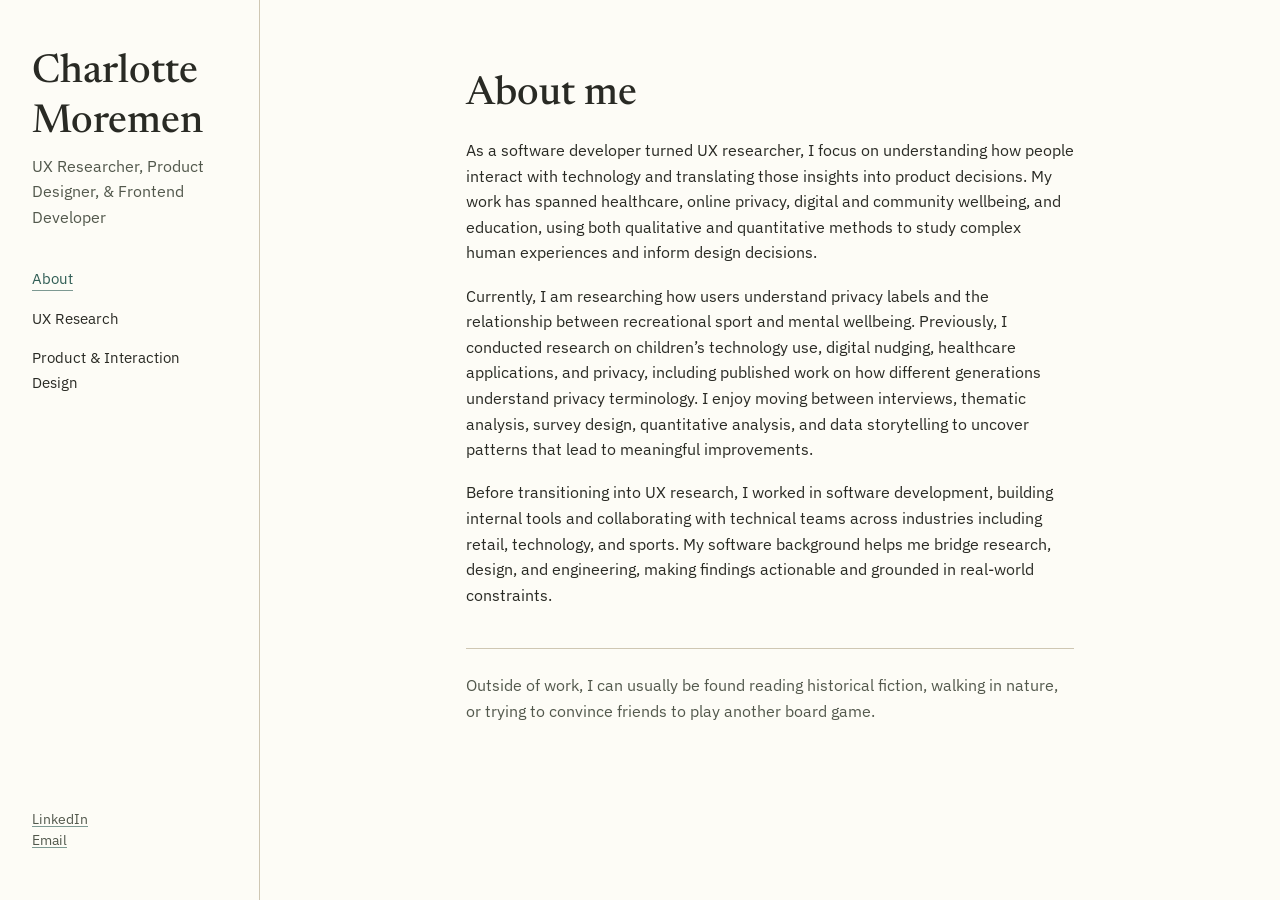
<file: index.html>
<!DOCTYPE html>
<html lang="en">
<head>
  <meta charset="UTF-8" />
  <meta name="viewport" content="width=device-width, initial-scale=1" />
  <title>About | Charlotte Moremen</title>
  <meta name="description" content="Charlotte Moremen — UX researcher and designer based in Dublin." />
  <link rel="preconnect" href="https://fonts.googleapis.com" />
  <link rel="preconnect" href="https://fonts.gstatic.com" crossorigin />
  <link href="https://fonts.googleapis.com/css2?family=Newsreader:ital,opsz,wght@0,6..72,400..500;1,6..72,400..500&family=IBM+Plex+Sans:wght@400;500&display=swap" rel="stylesheet" />
  <link rel="stylesheet" href="css/style.css" />
</head>
<body>
  <div class="shell">
    <aside class="sidebar">
      <div id="sidebar" data-base="." data-current="about"></div>
    </aside>
    <script src="js/sidebar.js"></script>

    <main class="about">
      <h1>About me</h1>

      <p>
        As a software developer turned UX researcher, I focus on understanding how people interact with
        technology and translating those insights into product decisions. My work has spanned healthcare,
        online privacy, digital and community wellbeing, and education, using both qualitative and
        quantitative methods to study complex human experiences and inform design decisions.
      </p>

      <p>
        Currently, I am researching how users understand privacy labels and the relationship between
        recreational sport and mental wellbeing. Previously, I conducted research on children&rsquo;s
        technology use, digital nudging, healthcare applications, and privacy, including published work
        on how different generations understand privacy terminology. I enjoy moving between interviews,
        thematic analysis, survey design, quantitative analysis, and data storytelling to uncover patterns
        that lead to meaningful improvements.
      </p>

      <p>
        Before transitioning into UX research, I worked in software development, building internal tools
        and collaborating with technical teams across industries including retail, technology, and sports.
        My software background helps me bridge research, design, and engineering, making findings
        actionable and grounded in real-world constraints.
      </p>

      <p class="signoff">
        Outside of work, I can usually be found reading historical fiction, walking in nature, or trying to
        convince friends to play another board game.
      </p>
    </main>
  </div>
</body>
</html>
</file>
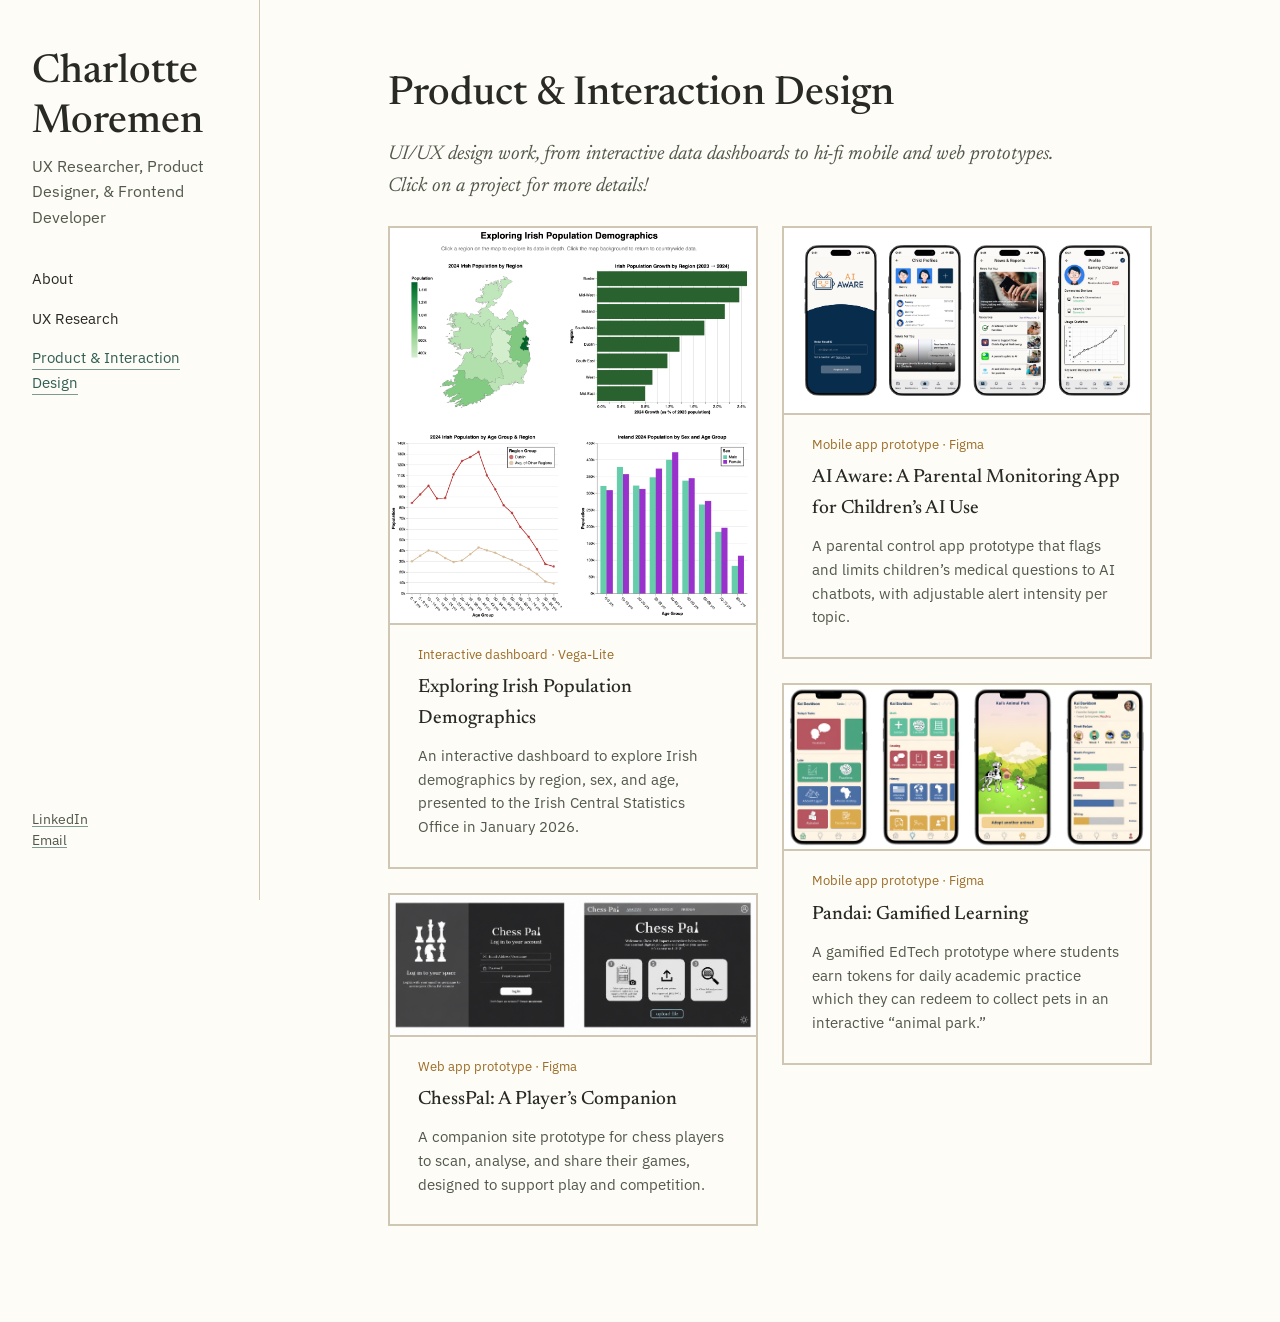
<file: design.html>
<!DOCTYPE html>
<html lang="en">

<head>
  <meta charset="UTF-8" />
  <meta name="viewport" content="width=device-width, initial-scale=1" />
  <title>Product &amp; Interaction Design | Charlotte Moremen</title>
  <meta name="description" content="Interface and interaction design projects by Charlotte Moremen." />
  <link rel="preconnect" href="https://fonts.googleapis.com" />
  <link rel="preconnect" href="https://fonts.gstatic.com" crossorigin />
  <link
    href="https://fonts.googleapis.com/css2?family=Newsreader:ital,opsz,wght@0,6..72,400..500;1,6..72,400..500&family=IBM+Plex+Sans:wght@400;500&display=swap"
    rel="stylesheet" />
  <link rel="stylesheet" href="css/style.css" />
</head>

<body>
  <div class="shell">
    <aside class="sidebar">
      <div id="sidebar" data-base="." data-current="design"></div>
    </aside>
    <script src="js/sidebar.js"></script>

    <main>
      <h1>Product &amp; Interaction Design</h1>
      <p class="intro">UI/UX design work, from interactive data dashboards to hi-fi mobile and web
        prototypes. Click on a project for more details!</p>

      <div class="card-grid">
        <a class="card" href="design/irish-demographics.html">
          <div class="card-media">
            <img src="images/CSODashboard.png"
              alt="Interactive dashboard showing Irish population demographics by region" />
          </div>
          <p class="tag">Interactive dashboard &middot; Vega-Lite</p>
          <h3>Exploring Irish Population Demographics</h3>
          <p class="excerpt">An interactive dashboard to explore Irish demographics by region, sex, and age, presented
            to the Irish Central Statistics Office in January 2026.</p>
        </a>

        <a class="card" href="design/chesspal.html">
          <div class="card-media">
            <img src="images/ChessPalStillEnhanced.png" alt="ChessPal interface for analyzing chess games" />
          </div>
          <p class="tag">Web app prototype &middot; Figma</p>
          <h3>ChessPal: A Player&rsquo;s Companion</h3>
          <p class="excerpt">A companion site prototype for chess players to scan, analyse, and share their games,
            designed
            to support play and competition.</p>
        </a>

          <a class="card" href="design/ai-aware.html">
          <div class="card-media">
            <img src="images/AIAwareStill.png" alt="AI Aware app screens showing parental monitoring settings" />
          </div>
          <p class="tag">Mobile app prototype &middot; Figma</p>
          <h3>AI Aware: A Parental Monitoring App for Children&rsquo;s AI Use</h3>
          <p class="excerpt">A parental control app prototype that flags and limits children&rsquo;s medical questions
            to AI
            chatbots, with adjustable alert intensity per topic.</p>
        </a>

        <a class="card" href="design/pandai.html">
          <div class="card-media">
            <img src="images/PandaiStill.png" alt="Pandai gamified learning app home and practice screens" />
          </div>
          <p class="tag">Mobile app prototype &middot; Figma</p>
          <h3>Pandai: Gamified Learning</h3>
          <p class="excerpt">A gamified EdTech prototype where students earn tokens for daily academic practice which
            they can redeem to collect
            pets in an interactive &ldquo;animal park.&rdquo;</p>
        </a>
      </div>
    </main>
  </div>
</body>

</html>
</file>
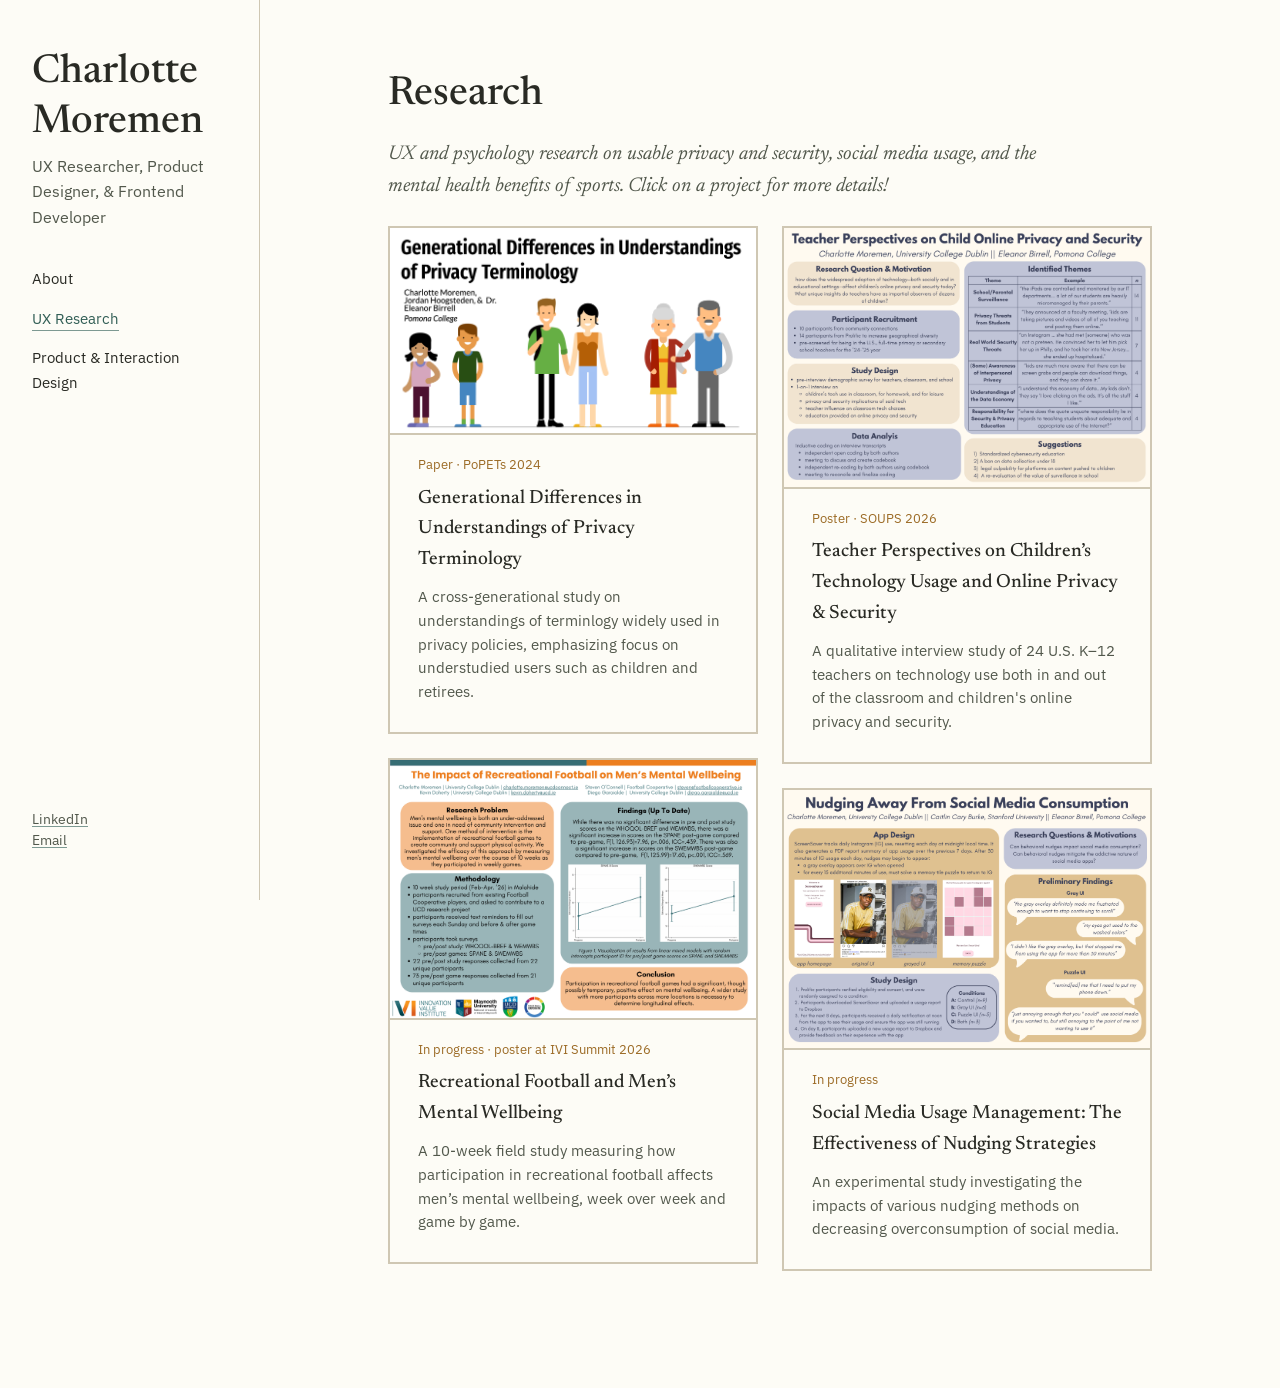
<file: research.html>
<!DOCTYPE html>
<html lang="en">

<head>
  <meta charset="UTF-8" />
  <meta name="viewport" content="width=device-width, initial-scale=1" />
  <title>Research | Charlotte Moremen</title>
  <meta name="description"
    content="Published and ongoing research by Charlotte Moremen on privacy, wellbeing, and technology." />
  <link rel="preconnect" href="https://fonts.googleapis.com" />
  <link rel="preconnect" href="https://fonts.gstatic.com" crossorigin />
  <link
    href="https://fonts.googleapis.com/css2?family=Newsreader:ital,opsz,wght@0,6..72,400..500;1,6..72,400..500&family=IBM+Plex+Sans:wght@400;500&display=swap"
    rel="stylesheet" />
  <link rel="stylesheet" href="css/style.css" />
</head>

<body>
  <div class="shell">
    <aside class="sidebar">
      <div id="sidebar" data-base="." data-current="research"></div>
    </aside>
    <script src="js/sidebar.js"></script>

    <main>
      <h1>Research</h1>
      <p class="intro">UX and psychology research on usable privacy and security, social media usage, and the mental
        health benefits of sports. Click on a project for more details! </p>

      <div class="card-grid">
        <a class="card" href="research/privacy-terminology.html">
          <div class="card-media">
            <img src="images/GenDifs.png" alt="Opening slide for the privacy terminology study" />
          </div>
          <p class="tag">Paper &middot; PoPETs 2024</p>
          <h3>Generational Differences in Understandings of Privacy Terminology</h3>
          <p class="excerpt"> A cross-generational study on understandings of terminlogy widely used in privacy
            policies, emphasizing focus on understudied users such as children and retirees.</p>
        </a>

        <a class="card" href="research/football-wellbeing.html">
          <div class="card-media">
            <img src="images/Football.png"
              alt="Poster presentation for the recreational football and men's mental wellbeing study" />
          </div>
          <p class="tag">In progress &middot; poster at IVI Summit 2026</p>
          <h3>Recreational Football and Men&rsquo;s Mental Wellbeing</h3>
          <p class="excerpt">A 10-week field study measuring how participation in recreational football affects
            men&rsquo;s mental wellbeing, week over week and game by game.</p>
        </a>

        <a class="card" href="research/teacher-perspectives.html">
          <div class="card-media">
            <img src="images/Teachers.png"
              alt="Poster presentation for the teacher perspectives on children's technology usage study" />
          </div>
          <p class="tag">Poster &middot; SOUPS 2026</p>
          <h3>Teacher Perspectives on Children&rsquo;s Technology Usage and Online Privacy &amp; Security</h3>
          <p class="excerpt">A qualitative interview study of 24 U.S. K&ndash;12 teachers on technology use both in and
            out of the classroom and children's online privacy and security.</p>
        </a>

        <a class="card" href="research/social-media-nudging.html">
          <div class="card-media">
            <img src="images/SocialMedia.png" alt="Poster for the social media nudging study" />
          </div>
          <p class="tag">In progress</p>
          <h3>Social Media Usage Management: The Effectiveness of Nudging Strategies</h3>
          <p class="excerpt">An experimental study investigating the impacts of various nudging methods on decreasing
            overconsumption of social media.</p>
        </a>
      </div>
    </main>
  </div>
</body>

</html>
</file>
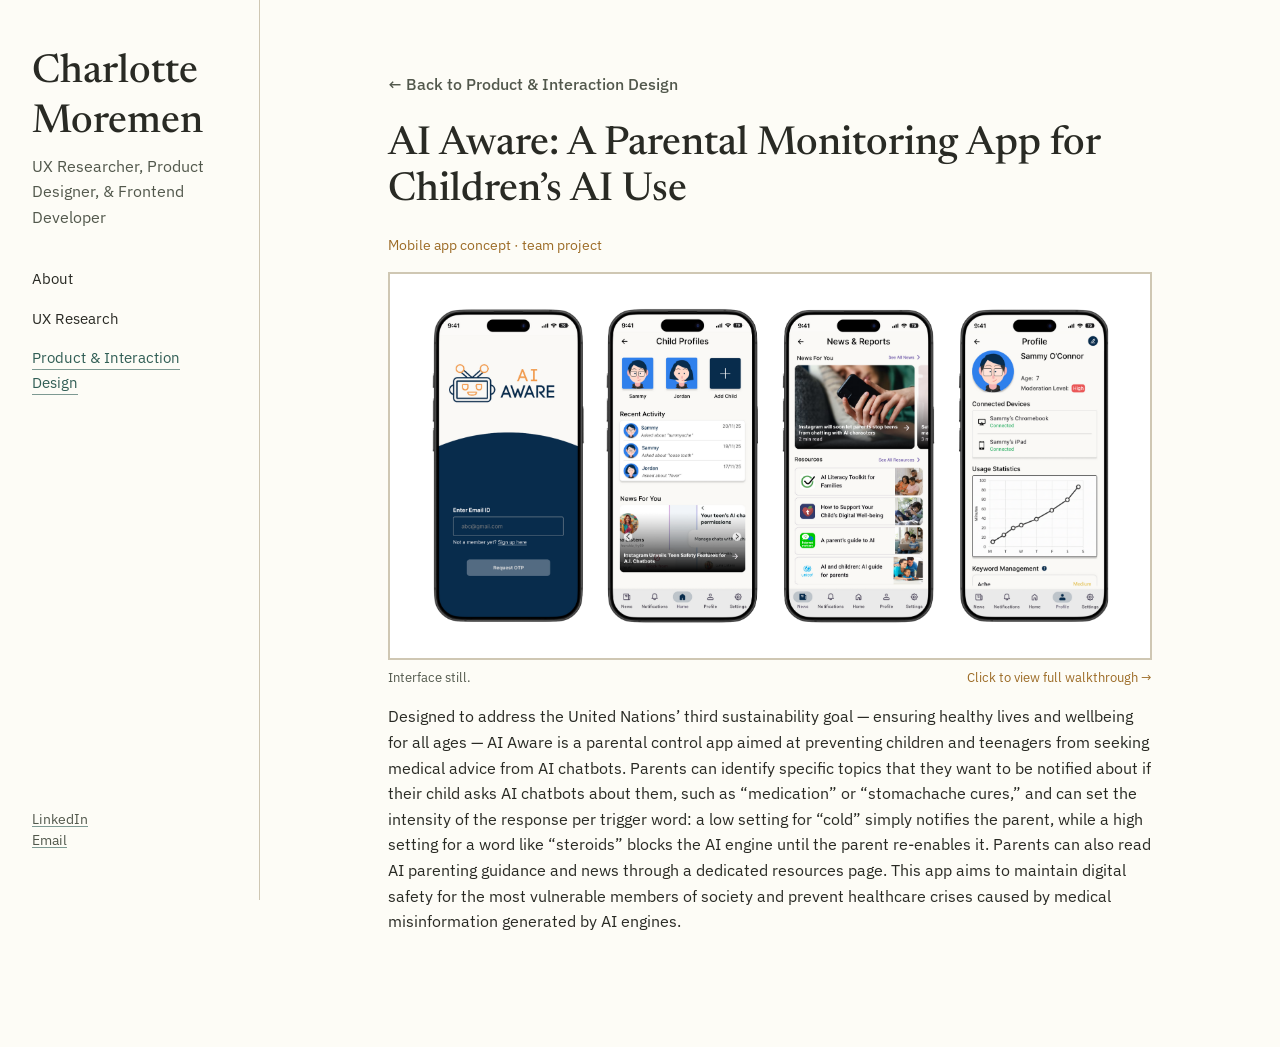
<file: design/ai-aware.html>
<!DOCTYPE html>
<html lang="en">

<head>
  <meta charset="UTF-8" />
  <meta name="viewport" content="width=device-width, initial-scale=1" />
  <title>AI Aware | Charlotte Moremen</title>
  <link rel="preconnect" href="https://fonts.googleapis.com" />
  <link rel="preconnect" href="https://fonts.gstatic.com" crossorigin />
  <link
    href="https://fonts.googleapis.com/css2?family=Newsreader:ital,opsz,wght@0,6..72,400..500;1,6..72,400..500&family=IBM+Plex+Sans:wght@400;500&display=swap"
    rel="stylesheet" />
  <link rel="stylesheet" href="../css/style.css" />
</head>

<body>
  <div class="shell">
    <aside class="sidebar">
      <div id="sidebar" data-base=".." data-current="design"></div>
    </aside>
    <script src="../js/sidebar.js"></script>

    <main class="detail">
      <a class="back-link" href="../design.html">&larr; Back to Product &amp; Interaction Design</a>
      <h1>AI Aware: A Parental Monitoring App for Children&rsquo;s AI Use</h1>
      <p class="venue">Mobile app concept &middot; team project</p>

      <figure class="media-swipe">
        <div class="media-swipe-track">
          <div class="media-slide">
            <img src="../images/AIAwareStill.png" alt="AI Aware app screens showing parental monitoring settings" />
          </div>
          <div class="media-slide">
            <video src="../images/AIAware.mp4" controls poster="../images/AIAwareStill.png"></video>
          </div>
        </div>
        <figcaption>
          <span class="caption-still">Interface still.</span>
          <span class="caption-video is-hidden">Prototype walkthrough.</span>
          <button class="swipe-hint swipe-hint-forward" type="button">Click to view full walkthrough &rarr;</button>
          <button class="swipe-hint swipe-hint-back is-hidden" type="button">&larr; Click to return to still</button>
        </figcaption>
      </figure>

      <p>
        Designed to address the United Nations&rsquo; third sustainability goal &mdash; ensuring healthy
        lives and wellbeing for all ages &mdash; AI Aware is a parental control app aimed at preventing
        children and teenagers from seeking medical advice from AI chatbots. Parents can identify specific topics that
        they want to be notified
        about if their child asks AI chatbots about them, such as &ldquo;medication&rdquo; or &ldquo;stomachache
        cures,&rdquo;
        and can set the intensity of the response per trigger word: a low setting for &ldquo;cold&rdquo;
        simply notifies the parent, while a high setting for a word like &ldquo;steroids&rdquo; blocks
        the AI engine until the parent re-enables it. Parents can also read AI parenting guidance and
        news through a dedicated resources page. This app aims to maintain digital safety for
        the most vulnerable members of society and prevent healthcare crises caused by medical misinformation
        generated by AI engines.

      </p>
    </main>
  </div>
  <script src="../js/media-swipe.js" defer></script>
</body>

</html>
</file>
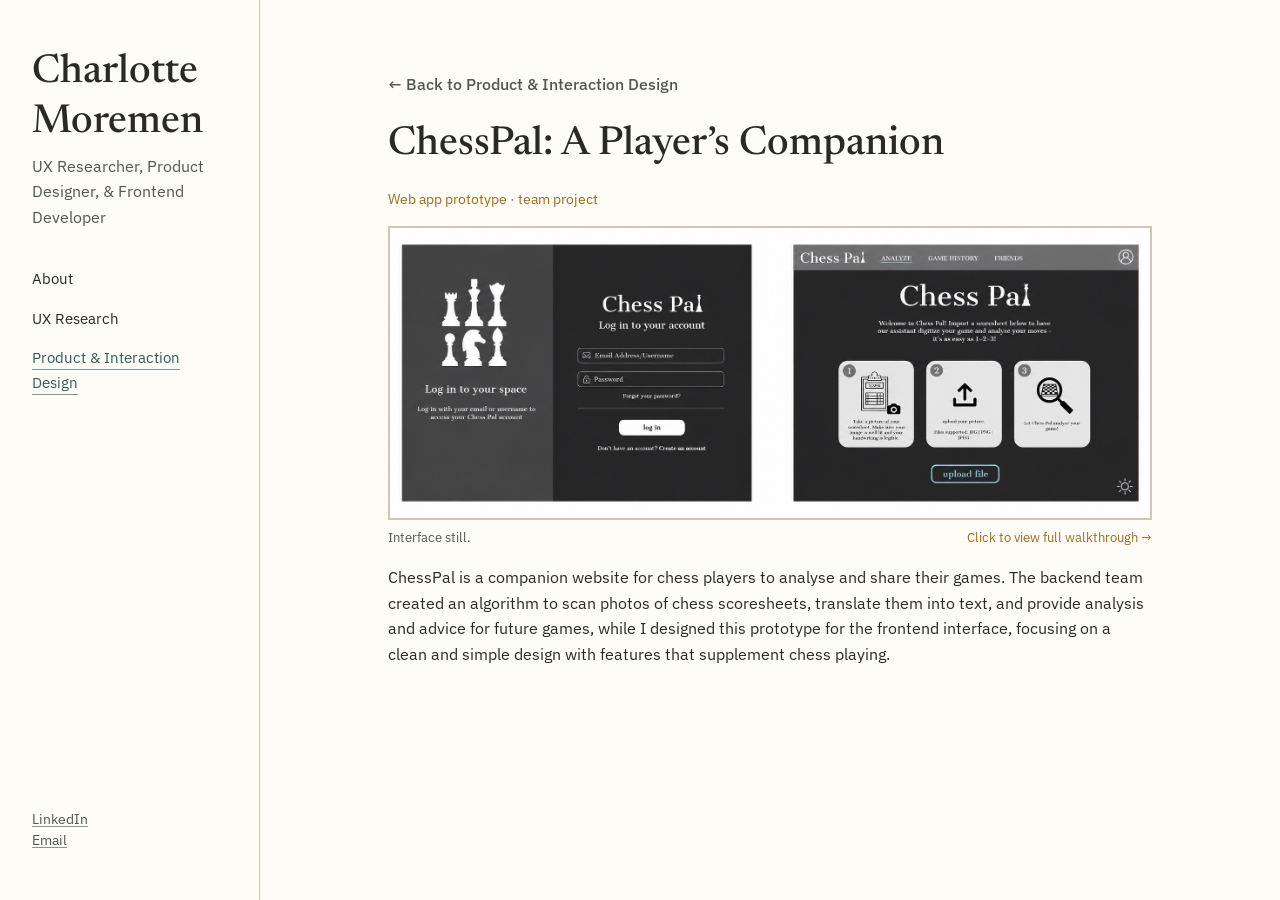
<file: design/chesspal.html>
<!DOCTYPE html>
<html lang="en">

<head>
  <meta charset="UTF-8" />
  <meta name="viewport" content="width=device-width, initial-scale=1" />
  <title>ChessPal | Charlotte Moremen</title>
  <link rel="preconnect" href="https://fonts.googleapis.com" />
  <link rel="preconnect" href="https://fonts.gstatic.com" crossorigin />
  <link
    href="https://fonts.googleapis.com/css2?family=Newsreader:ital,opsz,wght@0,6..72,400..500;1,6..72,400..500&family=IBM+Plex+Sans:wght@400;500&display=swap"
    rel="stylesheet" />
  <link rel="stylesheet" href="../css/style.css" />
</head>

<body>
  <div class="shell">
    <aside class="sidebar">
      <div id="sidebar" data-base=".." data-current="design"></div>
    </aside>
    <script src="../js/sidebar.js"></script>

    <main class="detail">
      <a class="back-link" href="../design.html">&larr; Back to Product &amp; Interaction Design</a>
      <h1>ChessPal: A Player&rsquo;s Companion</h1>
      <p class="venue">Web app prototype &middot; team project</p>

      <figure class="media-swipe">
        <div class="media-swipe-track">
          <div class="media-slide">
            <img src="../images/ChessPalStillEnhanced.png" alt="ChessPal interface for analyzing chess games" />
          </div>
          <div class="media-slide">
            <video src="../images/ChessPal.mp4" controls poster="../images/ChessPalStillEnhanced.png"></video>
          </div>
        </div>
        <figcaption>
          <span class="caption-still">Interface still.</span>
          <span class="caption-video is-hidden">Prototype walkthrough.</span>
          <button class="swipe-hint swipe-hint-forward" type="button">Click to view full walkthrough &rarr;</button>
          <button class="swipe-hint swipe-hint-back is-hidden" type="button">&larr; Click to return to still</button>
        </figcaption>
      </figure>

      <p>
        ChessPal is a companion website for chess players to analyse and share their games. The backend team created an
        algorithm to scan photos of chess scoresheets, translate them into text, and provide analysis and advice for
        future games, while I designed this prototype for the frontend interface, focusing on a clean and simple design
        with features that supplement chess playing.
      </p>
    </main>
  </div>
  <script src="../js/media-swipe.js" defer></script>
</body>

</html>
</file>
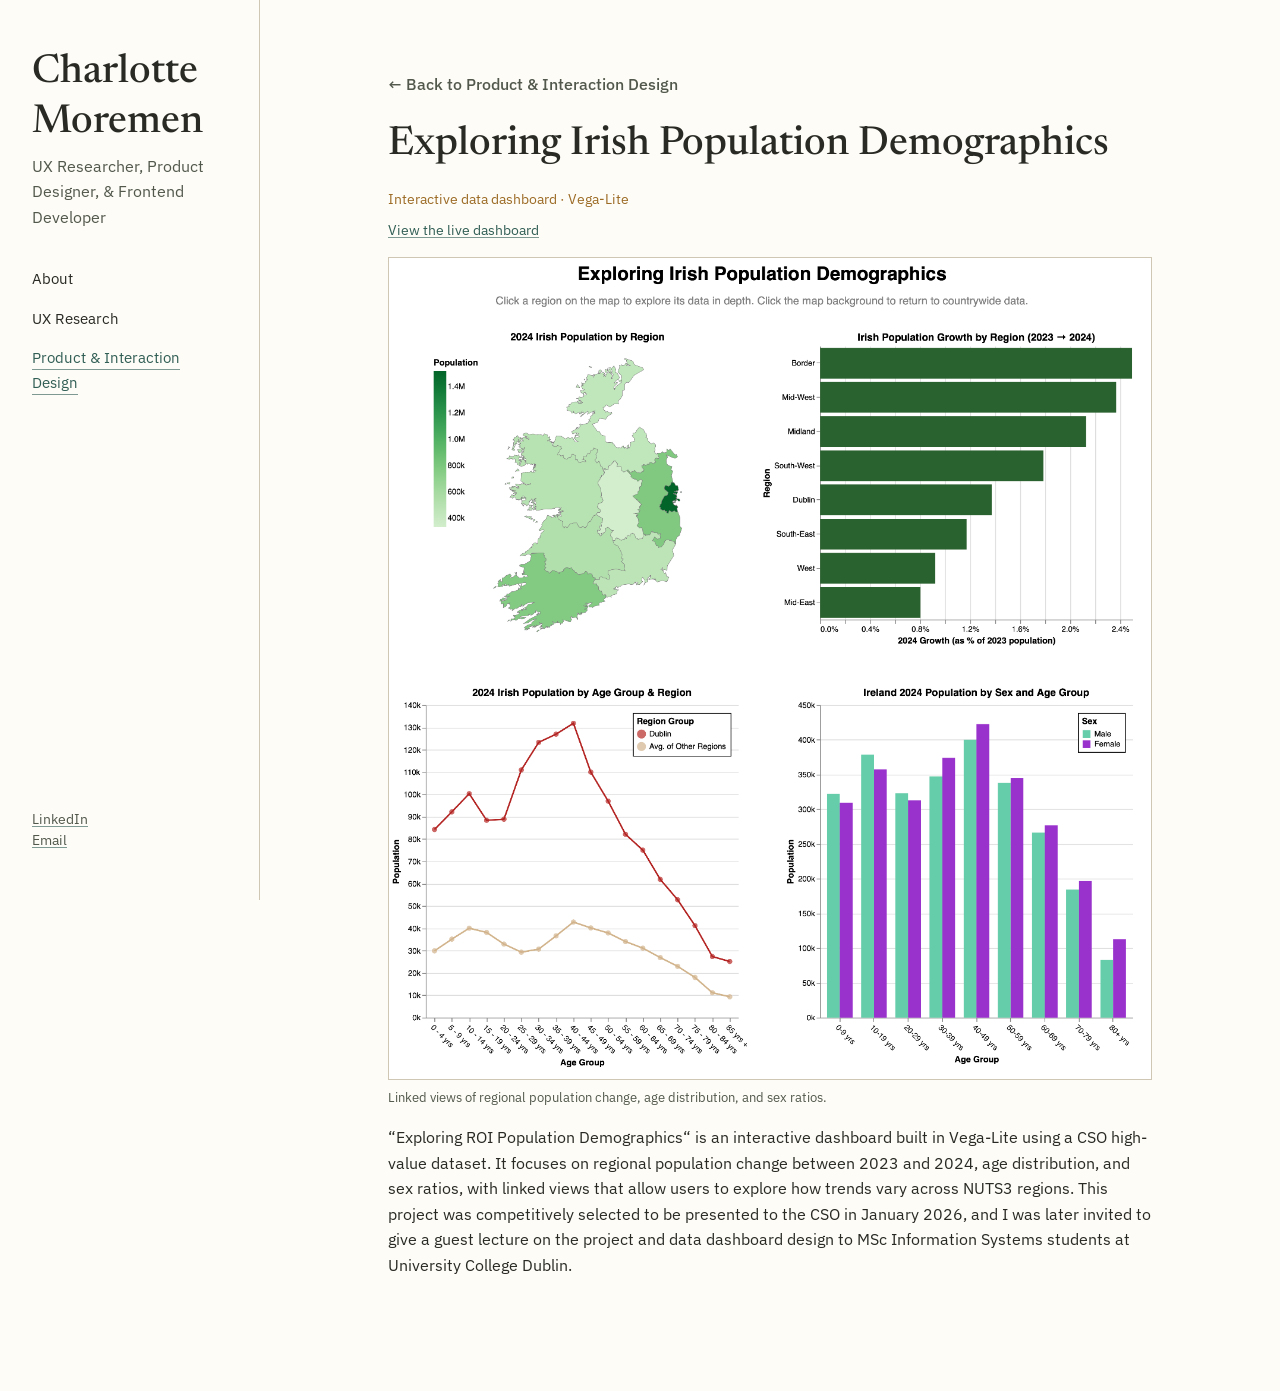
<file: design/irish-demographics.html>
<!DOCTYPE html>
<html lang="en">

<head>
  <meta charset="UTF-8" />
  <meta name="viewport" content="width=device-width, initial-scale=1" />
  <title>Exploring Irish Population Demographics | Charlotte Moremen</title>
  <link rel="preconnect" href="https://fonts.googleapis.com" />
  <link rel="preconnect" href="https://fonts.gstatic.com" crossorigin />
  <link
    href="https://fonts.googleapis.com/css2?family=Newsreader:ital,opsz,wght@0,6..72,400..500;1,6..72,400..500&family=IBM+Plex+Sans:wght@400;500&display=swap"
    rel="stylesheet" />
  <link rel="stylesheet" href="../css/style.css" />
</head>

<body>
  <div class="shell">
    <aside class="sidebar">
      <div id="sidebar" data-base=".." data-current="design"></div>
    </aside>
    <script src="../js/sidebar.js"></script>

    <main class="detail">
      <a class="back-link" href="../design.html">&larr; Back to Product &amp; Interaction Design</a>
      <h1>Exploring Irish Population Demographics</h1>
      <p class="venue">Interactive data dashboard &middot; Vega-Lite</p>
      <p class="links">
        <a href="https://charlottemoremen.github.io/ExploringIrishPopulationDemographics/">View the live dashboard</a>
      </p>

      <figure>
        <img src="../images/CSODashboard.png"
          alt="Interactive dashboard showing Irish population demographics by region" />
        <figcaption>Linked views of regional population change, age distribution, and sex ratios.</figcaption>
      </figure>

      <p>
        &ldquo;Exploring ROI Population Demographics&ldquo; is an interactive dashboard built in Vega-Lite using a CSO
        high-value dataset. It focuses on regional population change between 2023 and 2024, age distribution, and sex ratios, with
        linked views that allow users to explore how trends vary across NUTS3 regions. This project was competitively
        selected to be presented to the CSO in January 2026, and I was later invited to give a guest lecture on the
        project and data dashboard design to MSc Information Systems students at University College Dublin.
      </p>
    </main>
  </div>
</body>

</html>
</file>
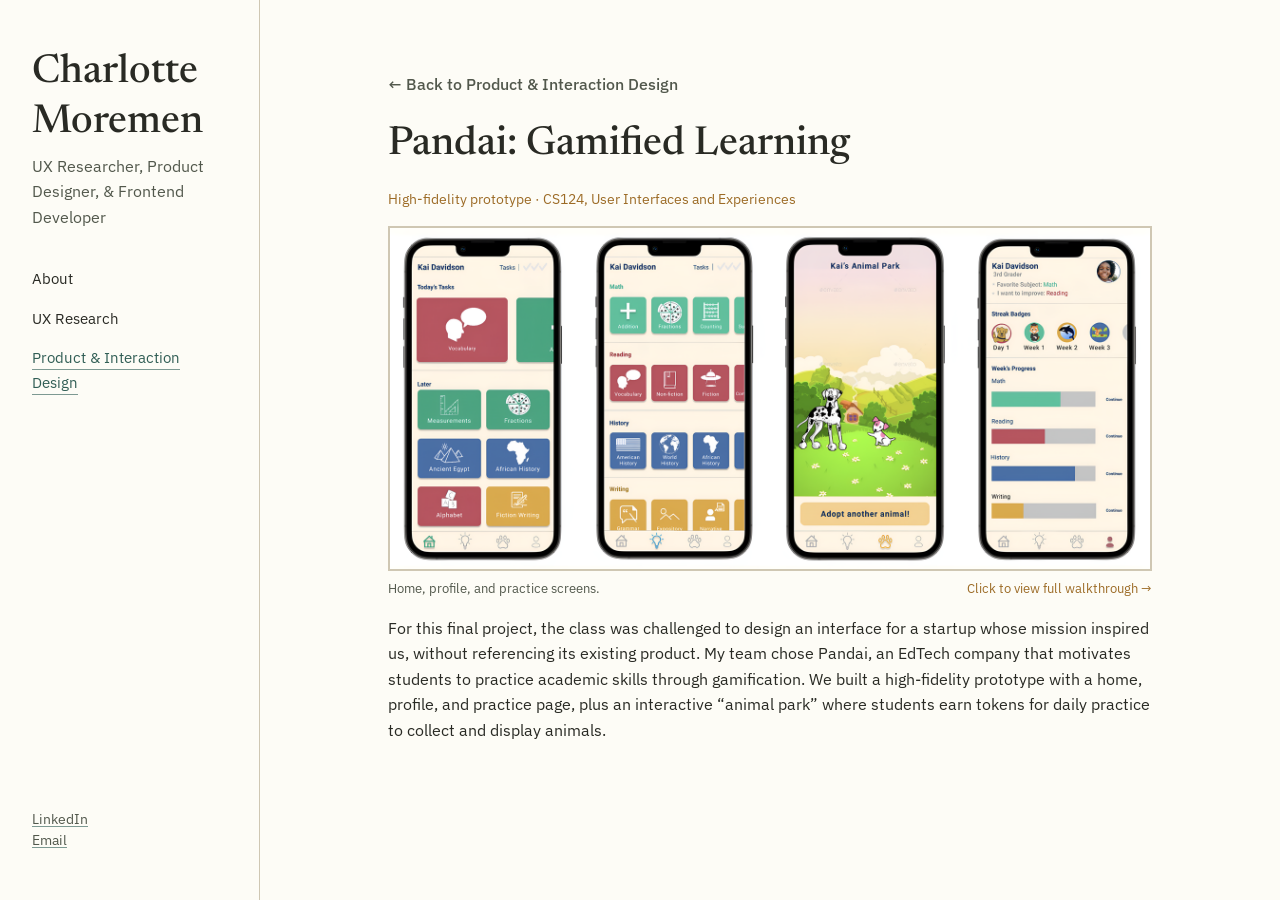
<file: design/pandai.html>
<!DOCTYPE html>
<html lang="en">
<head>
  <meta charset="UTF-8" />
  <meta name="viewport" content="width=device-width, initial-scale=1" />
  <title>Pandai | Charlotte Moremen</title>
  <link rel="preconnect" href="https://fonts.googleapis.com" />
  <link rel="preconnect" href="https://fonts.gstatic.com" crossorigin />
  <link href="https://fonts.googleapis.com/css2?family=Newsreader:ital,opsz,wght@0,6..72,400..500;1,6..72,400..500&family=IBM+Plex+Sans:wght@400;500&display=swap" rel="stylesheet" />
  <link rel="stylesheet" href="../css/style.css" />
</head>
<body>
  <div class="shell">
    <aside class="sidebar">
      <div id="sidebar" data-base=".." data-current="design"></div>
    </aside>
    <script src="../js/sidebar.js"></script>

    <main class="detail">
      <a class="back-link" href="../design.html">&larr; Back to Product &amp; Interaction Design</a>
      <h1>Pandai: Gamified Learning</h1>
      <p class="venue">High-fidelity prototype &middot; CS124, User Interfaces and Experiences</p>

      <figure class="media-swipe">
        <div class="media-swipe-track">
          <div class="media-slide">
            <img src="../images/PandaiStill.png" alt="Pandai gamified learning app home and practice screens" />
          </div>
          <div class="media-slide">
            <video src="../images/Pandai.mp4" controls poster="../images/PandaiStill.png"></video>
          </div>
        </div>
       <figcaption>
          <span class="caption-still">Home, profile, and practice screens.</span>
          <span class="caption-video is-hidden">Prototype walkthrough.</span>
          <button class="swipe-hint swipe-hint-forward" type="button">Click to view full walkthrough &rarr;</button>
          <button class="swipe-hint swipe-hint-back is-hidden" type="button">&larr; Click to return to still</button>
        </figcaption>
      </figure>

      <p>
        For this final project, the class was challenged to design an interface for a startup whose
        mission inspired us, without referencing its existing product. My team chose Pandai, an EdTech
        company that motivates students to practice academic skills through gamification. We built a
        high-fidelity prototype with a home, profile, and practice page, plus an interactive &ldquo;animal
        park&rdquo; where students earn tokens for daily practice to collect and display animals.
      </p>
    </main>
  </div>
  <script src="../js/media-swipe.js" defer></script>
</body>
</html>
</file>
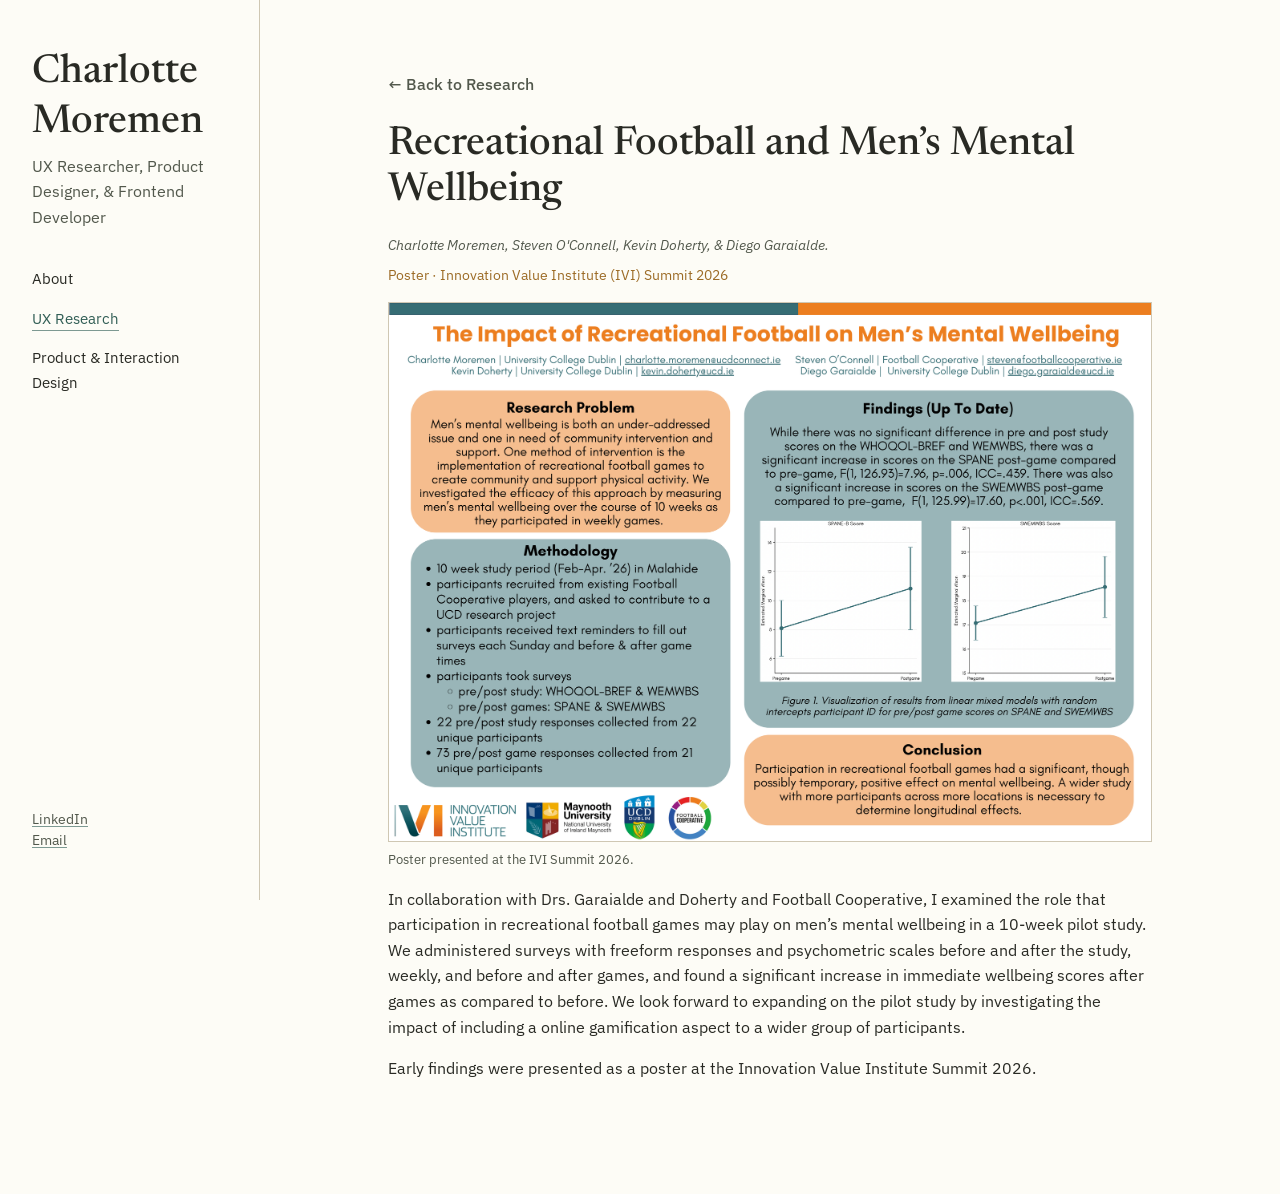
<file: research/football-wellbeing.html>
<!DOCTYPE html>
<html lang="en">

<head>
  <meta charset="UTF-8" />
  <meta name="viewport" content="width=device-width, initial-scale=1" />
  <title>Recreational Football and Men's Mental Wellbeing | Charlotte Moremen</title>
  <link rel="preconnect" href="https://fonts.googleapis.com" />
  <link rel="preconnect" href="https://fonts.gstatic.com" crossorigin />
  <link
    href="https://fonts.googleapis.com/css2?family=Newsreader:ital,opsz,wght@0,6..72,400..500;1,6..72,400..500&family=IBM+Plex+Sans:wght@400;500&display=swap"
    rel="stylesheet" />
  <link rel="stylesheet" href="../css/style.css" />
</head>

<body>
  <div class="shell">
    <aside class="sidebar">
      <div id="sidebar" data-base=".." data-current="research"></div>
    </aside>
    <script src="../js/sidebar.js"></script>

    <main class="detail">
      <a class="back-link" href="../research.html">&larr; Back to Research</a>
      <h1>Recreational Football and Men&rsquo;s Mental Wellbeing</h1>
      <p class="byline">Charlotte Moremen, Steven O'Connell, Kevin Doherty, &amp; Diego Garaialde.</p>
      <p class="venue">Poster &middot; Innovation Value Institute (IVI) Summit 2026</p>

      <figure>
        <img src="../images/Football.png"
          alt="Poster presentation for the recreational football and men's mental wellbeing study" />
        <figcaption>Poster presented at the IVI Summit 2026.</figcaption>
      </figure>

      <p>
        In collaboration with Drs. Garaialde and Doherty and Football Cooperative, I examined the role that
        participation in recreational football games may play on men’s mental wellbeing
        in a 10-week pilot study. We administered surveys with freeform responses and psychometric
        scales before and after the study, weekly, and before and after games, and found a significant increase in
        immediate wellbeing scores after games as compared to before. We look forward to expanding on the pilot study by
        investigating the impact of including a online gamification aspect to a wider group of participants. 
      </p>
      <p>
        Early findings were presented as a poster at the Innovation Value Institute Summit 2026.
      </p>
    </main>
  </div>
</body>

</html>
</file>
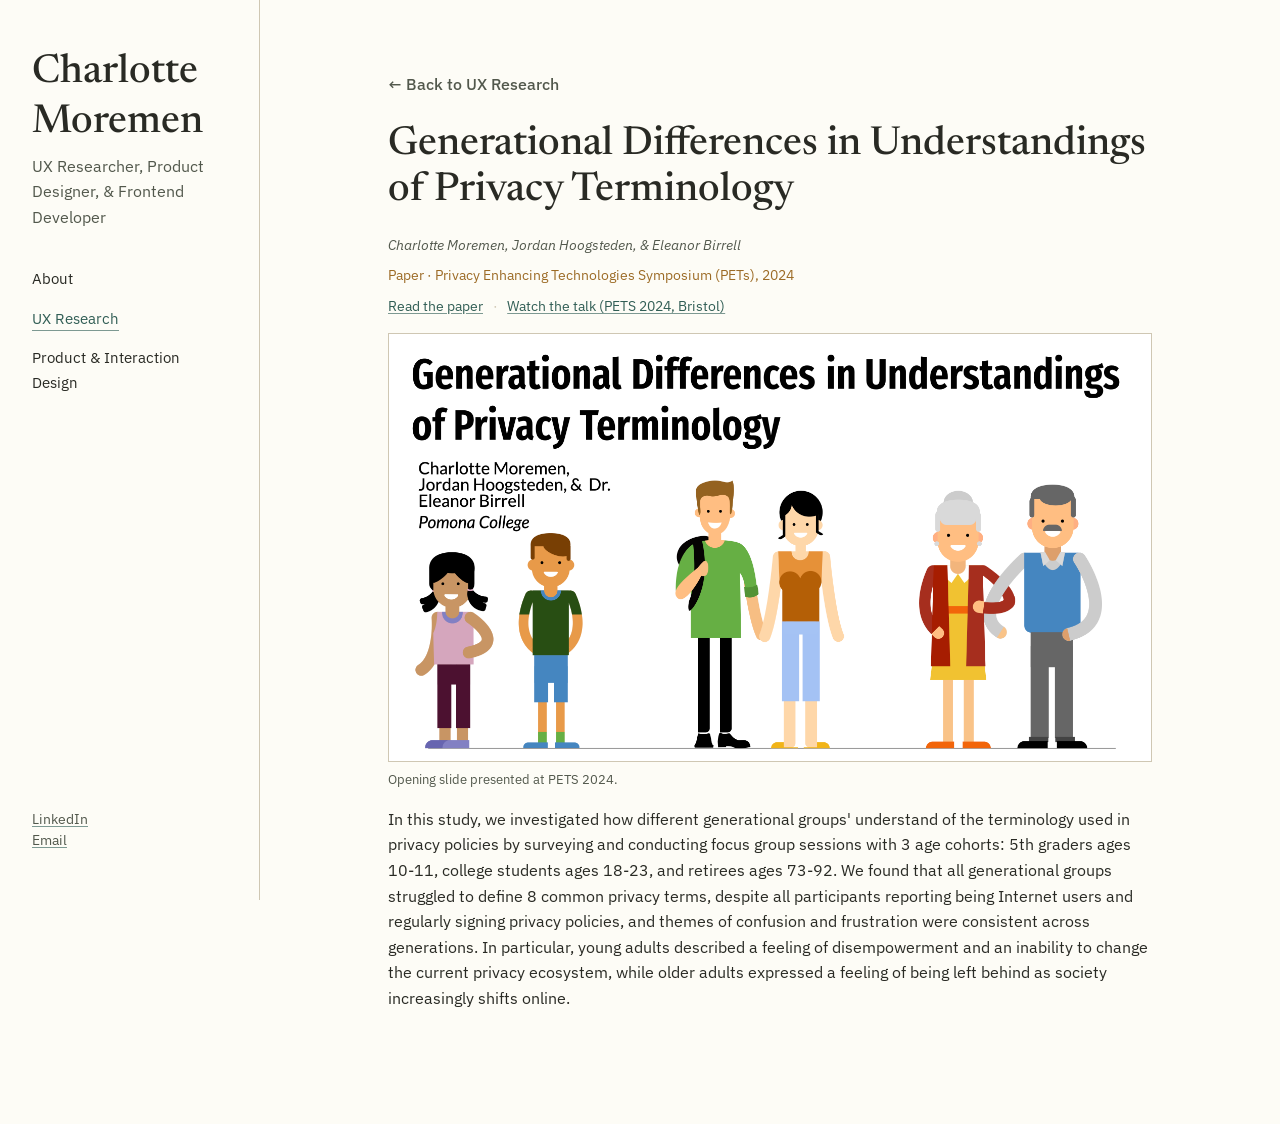
<file: research/privacy-terminology.html>
<!DOCTYPE html>
<html lang="en">

<head>
  <meta charset="UTF-8" />
  <meta name="viewport" content="width=device-width, initial-scale=1" />
  <title>Generational Differences in Understandings of Privacy Terminology | Charlotte Moremen</title>
  <link rel="preconnect" href="https://fonts.googleapis.com" />
  <link rel="preconnect" href="https://fonts.gstatic.com" crossorigin />
  <link
    href="https://fonts.googleapis.com/css2?family=Newsreader:ital,opsz,wght@0,6..72,400..500;1,6..72,400..500&family=IBM+Plex+Sans:wght@400;500&display=swap"
    rel="stylesheet" />
  <link rel="stylesheet" href="../css/style.css" />
</head>

<body>
  <div class="shell">
    <aside class="sidebar">
      <div id="sidebar" data-base=".." data-current="research"></div>
    </aside>
    <script src="../js/sidebar.js"></script>

    <main class="detail">
      <a class="back-link" href="../research.html">&larr; Back to UX Research</a>
      <h1>Generational Differences in Understandings of Privacy Terminology</h1>
      <p class="byline">Charlotte Moremen, Jordan Hoogsteden, &amp; Eleanor Birrell</p>
      <p class="venue">Paper &middot; Privacy Enhancing Technologies Symposium (PETs), 2024</p>
       <p class="links">
        <a href="https://doi.org/10.56553/popets-2024-0094">Read the paper</a>
        <span class="sep" aria-hidden="true">&middot;</span>
        <a href="https://www.youtube.com/watch?v=rzDXZ8TH-8k&t=28867s">Watch the talk (PETS 2024, Bristol)</a>
      </p>
         <figure>
        <img src="../images/GenDifs.png"
          alt="Opening slide for the privacy terminology study" />
        <figcaption>Opening slide presented at PETS 2024.</figcaption>
      </figure>

    

      <p>
        In this study, we investigated how different generational groups' understand of the terminology used in privacy
        policies by surveying and conducting focus group sessions with 3 age cohorts: 5th graders ages 10-11, college
        students ages 18-23, and retirees ages 73-92. We found that all generational groups struggled to define 8 common
        privacy terms, despite all participants reporting being Internet users and regularly signing privacy policies,
        and themes of confusion and frustration were consistent across generations. In particular, young adults
        described a feeling of disempowerment and an inability to change the current privacy ecosystem, while older
        adults expressed a feeling of being left behind as society increasingly shifts online.
      </p>
    </main>
  </div>
</body>

</html>
</file>
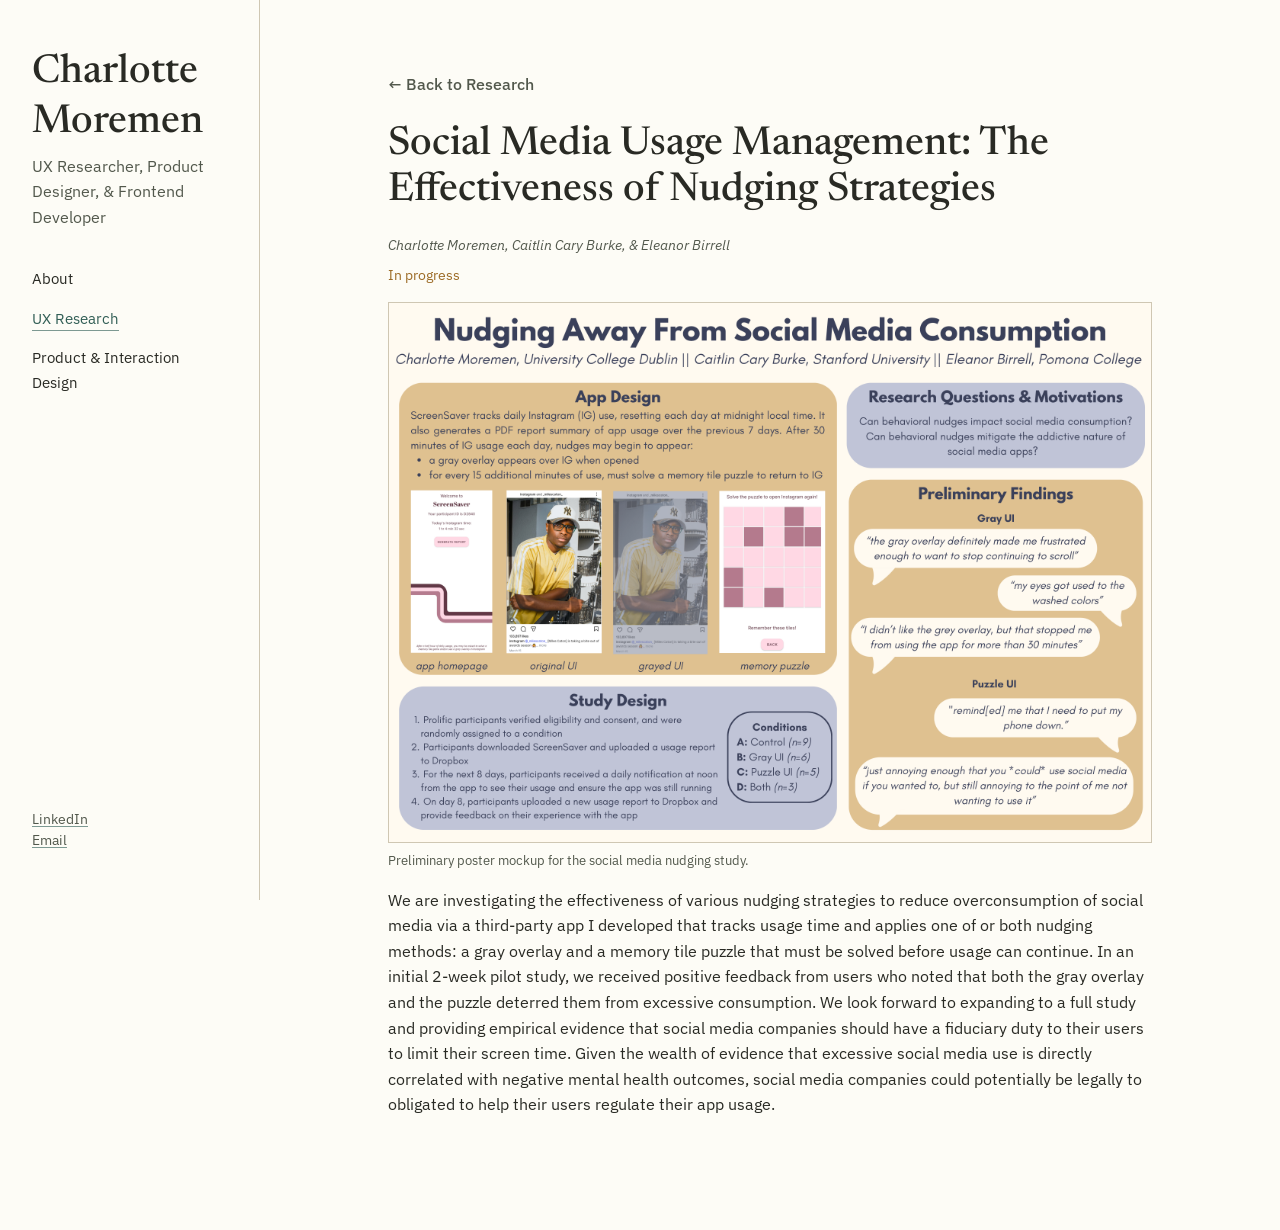
<file: research/social-media-nudging.html>
<!DOCTYPE html>
<html lang="en">

<head>
  <meta charset="UTF-8" />
  <meta name="viewport" content="width=device-width, initial-scale=1" />
  <title>Social Media Usage Management: Effectiveness of Nudging Strategies | Charlotte Moremen</title>
  <link rel="preconnect" href="https://fonts.googleapis.com" />
  <link rel="preconnect" href="https://fonts.gstatic.com" crossorigin />
  <link
    href="https://fonts.googleapis.com/css2?family=Newsreader:ital,opsz,wght@0,6..72,400..500;1,6..72,400..500&family=IBM+Plex+Sans:wght@400;500&display=swap"
    rel="stylesheet" />
  <link rel="stylesheet" href="../css/style.css" />
</head>

<body>
  <div class="shell">
    <aside class="sidebar">
      <div id="sidebar" data-base=".." data-current="research"></div>
    </aside>
    <script src="../js/sidebar.js"></script>

    <main class="detail">
      <a class="back-link" href="../research.html">&larr; Back to Research</a>
      <h1>Social Media Usage Management: The Effectiveness of Nudging Strategies</h1>
      <p class="byline">Charlotte Moremen, Caitlin Cary Burke, &amp; Eleanor Birrell</p>
      <p class="venue">In progress</p>
      <figure>
        <img src="../images/SocialMedia.png" alt="Poster mockup for the social media nudging study" />
        <figcaption>Preliminary poster mockup for the social media nudging study.</figcaption>
      </figure>
      <p>
        We are investigating the effectiveness of various nudging strategies to reduce overconsumption of social media
        via a third-party app I developed that tracks usage time and applies one of or both nudging methods: a gray
        overlay and a memory tile puzzle that must be solved before usage can continue. In an initial 2-week pilot study,
        we received positive feedback from users who noted that both the gray overlay and the puzzle deterred them from
        excessive consumption. We look forward to expanding to a full study and providing empirical evidence that social
        media companies should have a fiduciary duty to their users to limit their screen time. Given the
        wealth of evidence that excessive social media use is directly correlated with negative mental health outcomes,
        social media companies could potentially be legally to obligated to help their users regulate their app usage.
      </p>
    </main>
  </div>
</body>

</html>
</file>
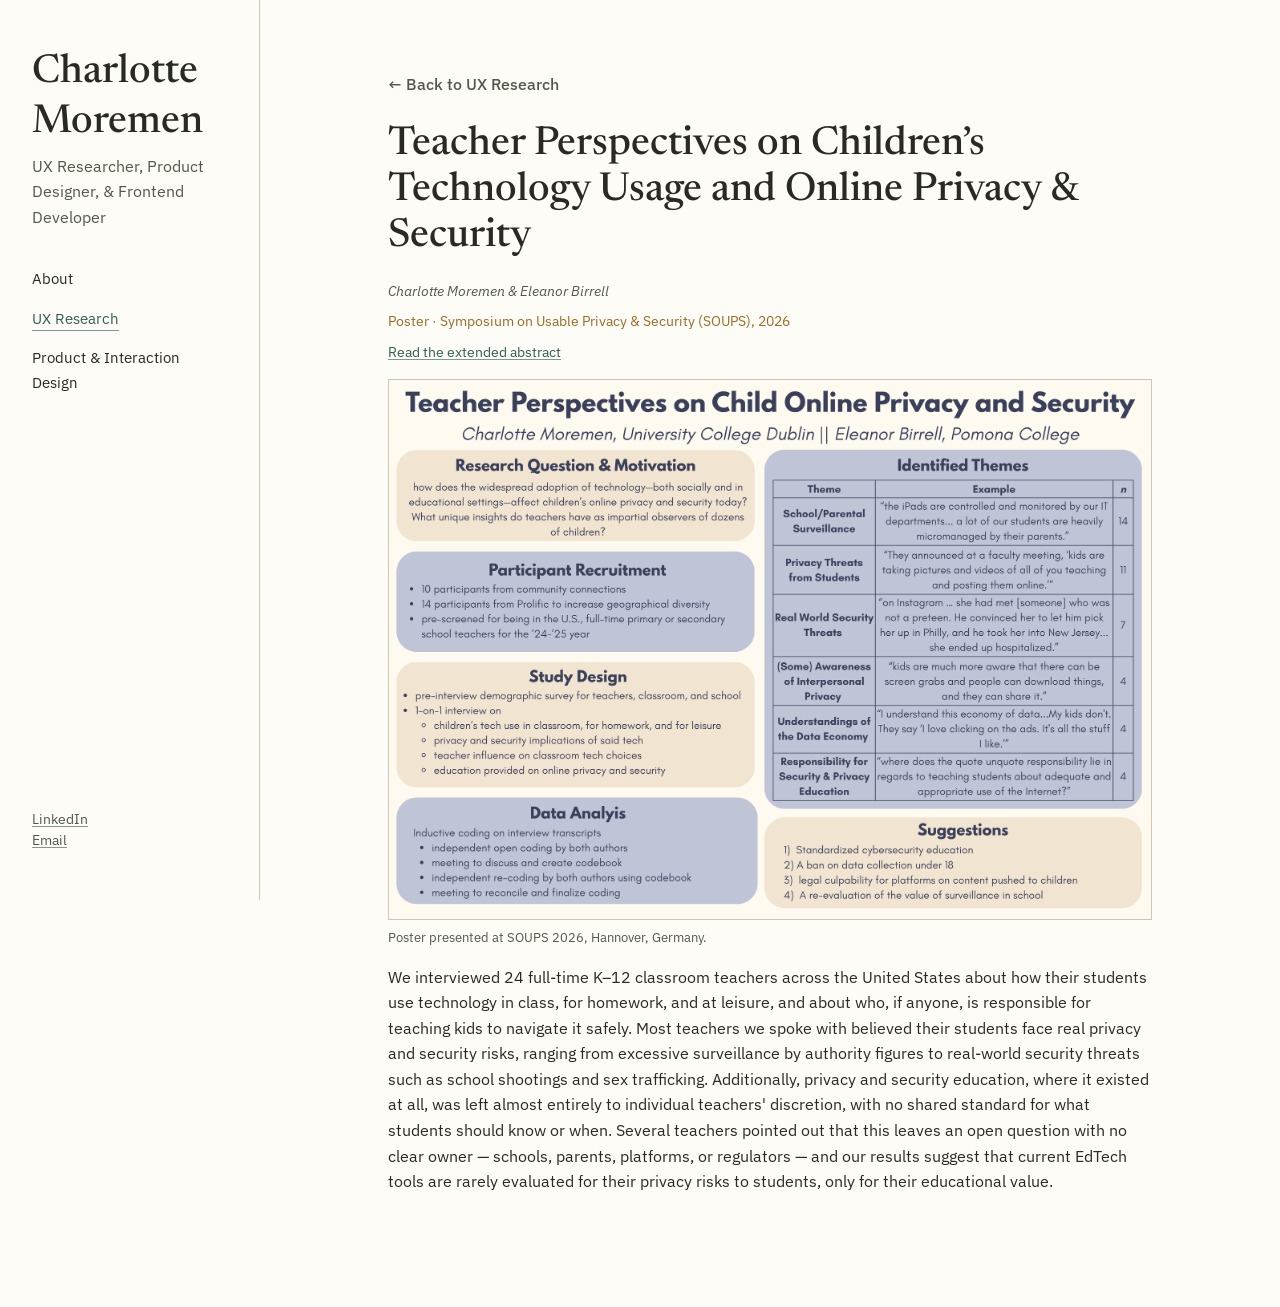
<file: research/teacher-perspectives.html>
<!DOCTYPE html>
<html lang="en">

<head>
  <meta charset="UTF-8" />
  <meta name="viewport" content="width=device-width, initial-scale=1" />
  <title>Teacher Perspectives on Children's Technology Usage | Charlotte Moremen</title>
  <link rel="preconnect" href="https://fonts.googleapis.com" />
  <link rel="preconnect" href="https://fonts.gstatic.com" crossorigin />
  <link
    href="https://fonts.googleapis.com/css2?family=Newsreader:ital,opsz,wght@0,6..72,400..500;1,6..72,400..500&family=IBM+Plex+Sans:wght@400;500&display=swap"
    rel="stylesheet" />
  <link rel="stylesheet" href="../css/style.css" />
</head>

<body>
  <div class="shell">
    <aside class="sidebar">
      <div id="sidebar" data-base=".." data-current="research"></div>
    </aside>
    <script src="../js/sidebar.js"></script>

    <main class="detail">
      <a class="back-link" href="../research.html">&larr; Back to UX Research</a>
      <h1>Teacher Perspectives on Children&rsquo;s Technology Usage and Online Privacy &amp; Security</h1>
      <p class="byline">Charlotte Moremen &amp; Eleanor Birrell</p>
      <p class="venue">Poster &middot; Symposium on Usable Privacy &amp; Security (SOUPS), 2026</p>
      <p class="links">
        <a href="https://soups.page/2026/posters-files/soups2026posters-paper88-extended_abstract_paper.pdf">Read the
          extended abstract</a>
      </p>

      <figure>
        <img src="../images/Teachers.png"
          alt="Poster presentation for the teacher perspectives on children's technology usage study" />
        <figcaption>Poster presented at SOUPS 2026, Hannover, Germany.</figcaption>
      </figure>

      <p>
        We interviewed 24 full-time K&ndash;12 classroom teachers across the United States about how their
        students use technology in class, for homework, and at leisure, and about who, if anyone, is responsible for
        teaching kids to navigate it safely. Most teachers we spoke with believed their students face real privacy and security risks, ranging from excessive
        surveillance by authority figures to real-world security threats such as school shootings and sex trafficking.
        Additionally, privacy and security education, where it existed at all, was left almost entirely to individual teachers' discretion, with no shared standard for what students should
        know or when. Several teachers pointed out that this leaves an open question with no clear owner &mdash;
        schools, parents, platforms, or regulators &mdash; and our results suggest that current EdTech tools are
        rarely evaluated for their privacy risks to students, only for their educational value.
      </p>
    </main>
  </div>
</body>

</html>
</file>
<file: css/style.css>
/* ---------------------------------------------------------
   Charlotte Moremen — portfolio
   Type: Newsreader (display/serif) + IBM Plex Sans (body/UI)
   Palette: paper, ink, teal (primary), ochre (secondary)
--------------------------------------------------------- */

:root {
  --paper: #FDFCF6;
  --paper-alt: #FBF9EF;
  --ink: #292A24;
  --ink-soft: #52584c;
  --teal: #315e55;
  --teal-soft: #7d9992;
  --ochre: #9c6b26;
  --line: #CFC7B3;

  --serif: "Newsreader", Georgia, serif;
  --sans: "IBM Plex Sans", -apple-system, Segoe UI, sans-serif;
}

* {
  box-sizing: border-box;
}

html {
  -webkit-font-smoothing: antialiased;
}

body {
  margin: 0;
  background: var(--paper);
  color: var(--ink);
  font-family: var(--sans);
  font-size: 16px;
  line-height: 1.6;
}

a {
  color: var(--teal);
  text-decoration-color: var(--teal-soft);
  text-underline-offset: 2px;
}

a:hover {
  color: var(--ochre);
}

a:focus-visible,
button:focus-visible {
  outline: 2px solid var(--teal);
  outline-offset: 3px;
}

img,
video {
  max-width: 100%;
  display: block;
}

/* ---------- layout shell ---------- */

.shell {
  display: grid;
  grid-template-columns: 260px minmax(0, 1fr);
  min-height: 100vh;
}

.sidebar {
  border-right: 1px solid var(--line);
  padding: 3rem 2rem;
  display: flex;
  flex-direction: column;
  justify-content: space-between;
  position: sticky;
  top: 0;
  height: 100vh;
}

#sidebar {
  display: contents;
}

.sidebar-top .name {
  font-family: var(--serif);
  font-size: 2.5rem;
  font-weight: 500;
  line-height: 1.25;
  margin: 0 0 0.35rem;
}

.sidebar-top .role {
  font-size: 1rem;
  color: var(--ink-soft);
  margin: 0 0 2.25rem;
}

.sidebar nav ul {
  list-style: none;
  margin: 0;
  padding: 0;
  display: flex;
  flex-direction: column;
  gap: 0.85rem;
}

.sidebar nav a {
  font-size: 0.95rem;
  color: var(--ink);
  text-decoration: none;
  border-bottom: 1px solid transparent;
  padding-bottom: 2px;
}

.sidebar nav a:hover {
  color: var(--teal);
}

.sidebar nav a[aria-current="page"] {
  color: var(--teal);
  border-bottom-color: var(--teal-soft);
}

.sidebar-bottom {
  font-size: 0.85rem;
}

.sidebar-bottom a {
  color: var(--ink-soft);
}

main {
  padding: 4.5rem 3rem 6rem;
  max-width: 860px;
  margin: 0 auto;
}

main h1 {
  font-family: var(--serif);
  font-size: 2.5rem;
  font-weight: 500;
  line-height: 1.15;
  margin: 0 0 1.25rem;
}

main .intro {
  font-family: var(--serif);
  font-size: 1.25rem;
  font-style: italic;
  color: var(--ink-soft);
  max-width: 34em;
  margin: 0 0 1.5rem;
}

main p {
  max-width: 38em;
}

/* ---------- about page ---------- */

.about p + p {
  margin-top: 1.1rem;
}

.about .signoff {
  margin-top: 2.5rem;
  padding-top: 1.5rem;
  border-top: 1px solid var(--line);
  color: var(--ink-soft);
}

/* ---------- research page ---------- */

.pub-group {
  margin-bottom: 3.5rem;
}

.pub-group > h2 {
  font-family: var(--serif);
  font-size: 1.15rem;
  font-weight: 500;
  font-style: italic;
  color: var(--ink-soft);
  margin: 0 0 1.5rem;
}

.pub {
  padding: 1.75rem 0;
  border-top: 1px solid var(--line);
}

.pub:first-of-type {
  border-top: none;
  padding-top: 0;
}

.pub h3 {
  font-family: var(--serif);
  font-size: 1.3rem;
  font-weight: 500;
  margin: 0 0 0.35rem;
}

.pub .byline {
  font-style: italic;
  font-size: 0.875rem;
  color: var(--ink-soft);
  margin: 0 0 0.15rem;
}

.pub .venue {
  font-size: 0.875rem;
  color: var(--ochre);
  margin: 0 0 0.85rem;
}

.pub p {
  margin: 0 0 0.85rem;
}

.pub .links {
  font-size: 0.9rem;
  display: flex;
  gap: 1.25rem;
}

/* ---------- design page ---------- */

.project {
  padding: 2.5rem 0;
  border-top: 1px solid var(--line);
}

.project:first-of-type {
  border-top: none;
  padding-top: 0;
}

.project figure {
  margin: 0 0 1.25rem;
}

.project figure img {
  border: 1px solid var(--line);
}

.project figcaption {
  font-size: 0.8rem;
  color: var(--ink-soft);
  margin-top: 0.5rem;
}

.project h3 {
  font-family: var(--serif);
  font-size: 1.4rem;
  font-weight: 500;
  margin: 0 0 0.75rem;
}

.project .context {
  font-size: 0.8rem;
  color: var(--ochre);
  margin: 0 0 0.85rem;
}

.project p {
  margin: 0 0 0.85rem;
}

.project .demo-link {
  font-size: 0.9rem;
}

/* ---------- card grids (research & design index pages) ---------- */

.card-grid {
  columns: 2;
  column-gap: 1.5rem;
}

.card {
  display: block;
  break-inside: avoid;
  -webkit-column-break-inside: avoid;
  background: var(--paper);
  border: 2px solid var(--line);
  padding: 1.75rem;
  margin-bottom: 1.5rem;
  text-decoration: none;
  color: inherit;
}

.card:hover {
  background: var(--paper-alt);
  border-color: var(--teal-soft);
}

.card:hover h3 {
  color: var(--teal);
}

.card-media {
  margin: -1.75rem -1.75rem 1.25rem;
  overflow: hidden;
  border-bottom: 2px solid var(--line);
}

.card-media img {
  width: 100%;
  height: auto;
}

.card .tag {
  font-size: 0.8rem;
  color: var(--ochre);
  margin: 0 0 0.5rem;
}

.card h3 {
  font-family: var(--serif);
  font-size: 1.2rem;
  font-weight: 500;
  margin: 0 0 0.6rem;
  color: var(--ink);
}

.card p.excerpt {
  font-size: 0.925rem;
  color: var(--ink-soft);
  margin: 0;
  max-width: none;
}

/* ---------- detail pages (single research / design item) ---------- */

.back-link {
  display: inline-block;
  font-size: 1rem;
  color: var(--ink-soft);
  text-decoration: none;
  margin-bottom: 1.5rem;
  font-weight: 500;
}

.back-link:hover {
  color: var(--teal);
}

.detail .byline {
  font-style: italic;
  font-size: 0.875rem;
  color: var(--ink-soft);
  margin: 0 0 0.5rem;
}

.detail .venue {
  font-size: 0.875rem;
  color: var(--ochre);
  margin: 0 0 0.5rem;
}

.detail .venue + figure,
.detail .venue + p {
  margin-top: 1rem;
}

.detail .venue + .links {
  margin-top: 0;
}

.detail p {
  max-width: none;
}

.detail figure {
  margin: 0 0 1rem;
}

.detail figure img,
.detail figure video {
  border: 1px solid var(--line);
}

.detail figure video + figcaption,
.detail figure img + video {
  margin-top: 0.75rem;
}

.detail figcaption {
  font-size: 0.8rem;
  color: var(--ink-soft);
  margin-top: 0.5rem;
}

.detail .links {
  margin: 0 0 1rem;
  font-size: 0.9rem;
  display: flex;
  flex-wrap: wrap;
  align-items: baseline;
  gap: 0.6rem;
}

.detail .links .sep {
  color: var(--line);
}

detail .venue + .links {
  margin-top: 0;
}

/* ---------- swipeable image/video figures ---------- */

.media-swipe {
  position: relative;
}

.media-swipe-track {
  display: flex;
  overflow-x: auto;
  scroll-snap-type: x mandatory;
  -webkit-overflow-scrolling: touch;
  border: 1px solid var(--line);
  scrollbar-width: none;
}

.media-swipe-track::-webkit-scrollbar {
  display: none;
}

.media-slide {
  flex: 0 0 100%;
  position: relative;
  scroll-snap-align: start;
}

.media-swipe img,
.media-swipe video {
  width: 100%;
  display: block;
  border: none;
}

/* The still sets the height of the frame. The video is taken out of flow
   and fitted inside that same frame, so a tall (portrait) video can never
   stretch the carousel or push the still into an oversized box. */
.media-swipe .media-slide video {
  position: absolute;
  inset: 0;
  width: 100%;
  height: 100%;
  object-fit: contain;
  background: #111;
}

.media-swipe .media-slide video:fullscreen {
  object-fit: contain;
  background: #000;
}

.media-swipe .media-slide video:-webkit-full-screen {
  object-fit: contain;
  background: #000;
}

.is-hidden {
  display: none !important;
}

.media-swipe figcaption {
  display: flex;
  flex-wrap: wrap;
  justify-content: space-between;
  align-items: baseline;
  gap: 0.75rem;
}

.swipe-hint {
  background: none;
  border: none;
  padding: 0;
  font: inherit;
  font-size: 0.8rem;
  color: var(--ochre);
  white-space: nowrap;
  cursor: pointer;
}

.swipe-hint:hover {
  color: var(--teal);
}

/* "Return to still" sits on the left; the caption moves to the right */
.swipe-hint-back {
  order: -1;
}

/* ---------- responsive ---------- */

@media (max-width: 820px) {
  .shell {
    grid-template-columns: 1fr;
  }

  .sidebar {
    position: static;
    height: auto;
    flex-direction: row;
    flex-wrap: wrap;
    align-items: center;
    justify-content: space-between;
    padding: 1.5rem;
    border-right: none;
    border-bottom: 1px solid var(--line);
  }

  .sidebar-top {
    display: flex;
    align-items: baseline;
    gap: 1rem;
  }

  .sidebar-top .name {
    margin: 0;
    font-size: 1.15rem;
  }

  .sidebar-top .role {
    display: none;
  }

  .sidebar nav ul {
    flex-direction: row;
    gap: 1.25rem;
  }

  .sidebar-bottom {
    display: none;
  }

  main {
    padding: 2.75rem 1.5rem 4rem;
  }

  main h1 {
    font-size: 2rem;
  }

  .card-grid {
    columns: 1;
  }
}
</file>
